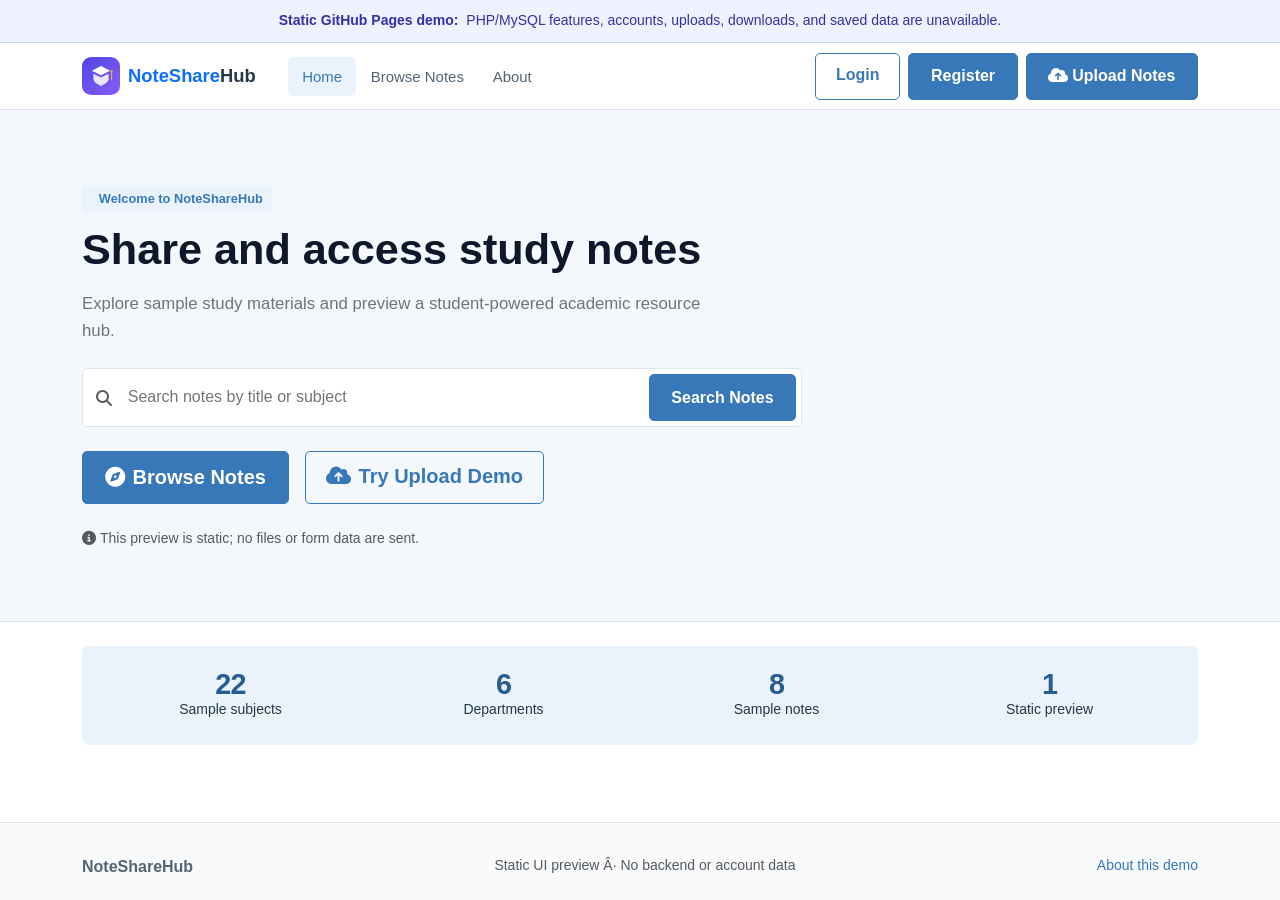
<file: docs/index.html>
<!doctype html>
<html lang="en">
<head>
  <meta charset="utf-8">
  <meta name="viewport" content="width=device-width, initial-scale=1">
  <meta name="description" content="A static preview of NoteShareHub, a student notes sharing platform.">
  <title>NoteShareHub | Static Demo</title>
  <link rel="icon" href="assets/img/logo.svg" type="image/svg+xml">
  <link rel="stylesheet" href="https://cdn.jsdelivr.net/npm/bootstrap@5.3.3/dist/css/bootstrap.min.css">
  <link rel="stylesheet" href="https://cdnjs.cloudflare.com/ajax/libs/font-awesome/6.5.1/css/all.min.css">
  <link rel="stylesheet" href="assets/css/style.css">
  <link rel="stylesheet" href="assets/css/demo.css">
</head>
<body class="demo-page home-page">
  <div class="demo-notice"><strong>Static GitHub Pages demo:</strong> PHP/MySQL features, accounts, uploads, downloads, and saved data are unavailable.</div>
  <nav class="navbar navbar-expand-lg navbar-custom">
    <div class="container">
      <a class="navbar-brand" href="index.html"><img src="assets/img/logo.svg" alt=""><span><span class="text-primary">NoteShare</span>Hub</span></a>
      <button class="navbar-toggler" type="button" data-bs-toggle="collapse" data-bs-target="#siteNav" aria-controls="siteNav" aria-expanded="false" aria-label="Toggle navigation"><i class="fa-solid fa-bars"></i></button>
      <div class="collapse navbar-collapse" id="siteNav">
        <ul class="navbar-nav me-auto ms-lg-3">
          <li class="nav-item"><a class="nav-link active" aria-current="page" href="index.html">Home</a></li>
          <li class="nav-item"><a class="nav-link" href="browse.html">Browse Notes</a></li>
          <li class="nav-item"><a class="nav-link" href="about.html">About</a></li>
        </ul>
        <div class="d-flex flex-wrap gap-2 mt-3 mt-lg-0">
          <a class="btn btn-outline-primary" href="login.html">Login</a>
          <a class="btn btn-primary" href="register.html">Register</a>
          <a class="btn btn-primary" href="upload.html"><i class="fa-solid fa-cloud-arrow-up me-1"></i>Upload Notes</a>
        </div>
      </div>
    </div>
  </nav>
  <main>
    <section class="hero-section">
      <div class="container">
        <div class="row align-items-center g-5">
          <div class="col-lg-7 text-center text-lg-start">
            <div class="hero-pill"><i class="fa-solid fa-sparkles text-primary"></i><span>Welcome to NoteShareHub</span></div>
            <h1 class="hero-title mb-3">Share and access study notes</h1>
            <p class="hero-subtitle mb-4 text-secondary">Explore sample study materials and preview a student-powered academic resource hub.</p>
            <form action="browse.html" method="get" class="mb-4">
              <div class="hero-search-wrapper">
                <i class="fa-solid fa-magnifying-glass text-muted ms-2"></i>
                <input type="search" name="q" placeholder="Search notes by title or subject" aria-label="Search notes">
                <button class="btn btn-primary" type="submit">Search Notes</button>
              </div>
            </form>
            <div class="d-flex flex-wrap justify-content-center justify-content-lg-start gap-3">
              <a class="btn btn-primary btn-lg" href="browse.html"><i class="fa-solid fa-compass me-2"></i>Browse Notes</a>
              <a class="btn btn-outline-primary btn-lg" href="upload.html"><i class="fa-solid fa-cloud-arrow-up me-2"></i>Try Upload Demo</a>
            </div>
            <p class="small text-muted mt-4 mb-0"><i class="fa-solid fa-circle-info me-1"></i>This preview is static; no files or form data are sent.</p>
          </div>
          <div class="col-lg-5">
            <article class="card-modern p-4 border-0">
              <div class="d-flex justify-content-between align-items-center border-bottom pb-3 mb-3">
                <span class="small text-muted"><i class="fa-solid fa-file-pdf text-danger me-2"></i>Featured sample note</span>
                <span class="badge bg-primary-subtle text-primary">Sem 4 Â· CSE</span>
              </div>
              <h2 class="h5 fw-bold">Database Management Systems</h2>
              <p class="text-muted small">Relational algebra, SQL, normalization, and ACID properties.</p>
              <div class="p-3 bg-light rounded-3 small">
                <div class="d-flex justify-content-between"><span>Subject code</span><strong>CS8492</strong></div>
                <div class="d-flex justify-content-between mt-2"><span>Format</span><strong>PDF sample</strong></div>
              </div>
              <a class="btn btn-outline-primary btn-sm mt-3 w-100" href="browse.html">Browse sample notes</a>
            </article>
          </div>
        </div>
      </div>
    </section>
    <section class="container py-4">
      <div class="stats-banner">
        <div class="row g-4 text-center">
          <div class="col-6 col-md-3"><div class="stat-counter-number">22</div><div class="small">Sample subjects</div></div>
          <div class="col-6 col-md-3"><div class="stat-counter-number">6</div><div class="small">Departments</div></div>
          <div class="col-6 col-md-3"><div class="stat-counter-number">8</div><div class="small">Sample notes</div></div>
          <div class="col-6 col-md-3"><div class="stat-counter-number">1</div><div class="small">Static preview</div></div>
        </div>
      </div>
    </section>
    <section class="container py-5">
      <div class="row g-4">
        <div class="col-md-4"><article class="card-modern p-4 h-100"><i class="feature-icon fa-solid fa-magnifying-glass mb-3"></i><h2 class="h5">Browse resources</h2><p class="text-muted mb-0">Search sample note cards by title, topic, or department.</p></article></div>
        <div class="col-md-4"><article class="card-modern p-4 h-100"><i class="feature-icon fa-solid fa-file-arrow-up mb-3"></i><h2 class="h5">Preview upload flow</h2><p class="text-muted mb-0">Explore the upload interface without sending a file.</p></article></div>
        <div class="col-md-4"><article class="card-modern p-4 h-100"><i class="feature-icon fa-solid fa-code mb-3"></i><h2 class="h5">Full app is separate</h2><p class="text-muted mb-0">The live PHP/MySQL application is not hosted by GitHub Pages.</p></article></div>
      </div>
    </section>
  </main>
  <footer class="site-footer"><div class="container d-flex flex-column flex-md-row justify-content-between gap-2"><span class="fw-bold">NoteShareHub</span><span class="small text-muted">Static UI preview Â· No backend or account data</span><a class="small" href="about.html">About this demo</a></div></footer>
  <script src="https://cdn.jsdelivr.net/npm/bootstrap@5.3.3/dist/js/bootstrap.bundle.min.js"></script>
  <script src="assets/js/demo.js"></script>
</body>
</html>
</file>
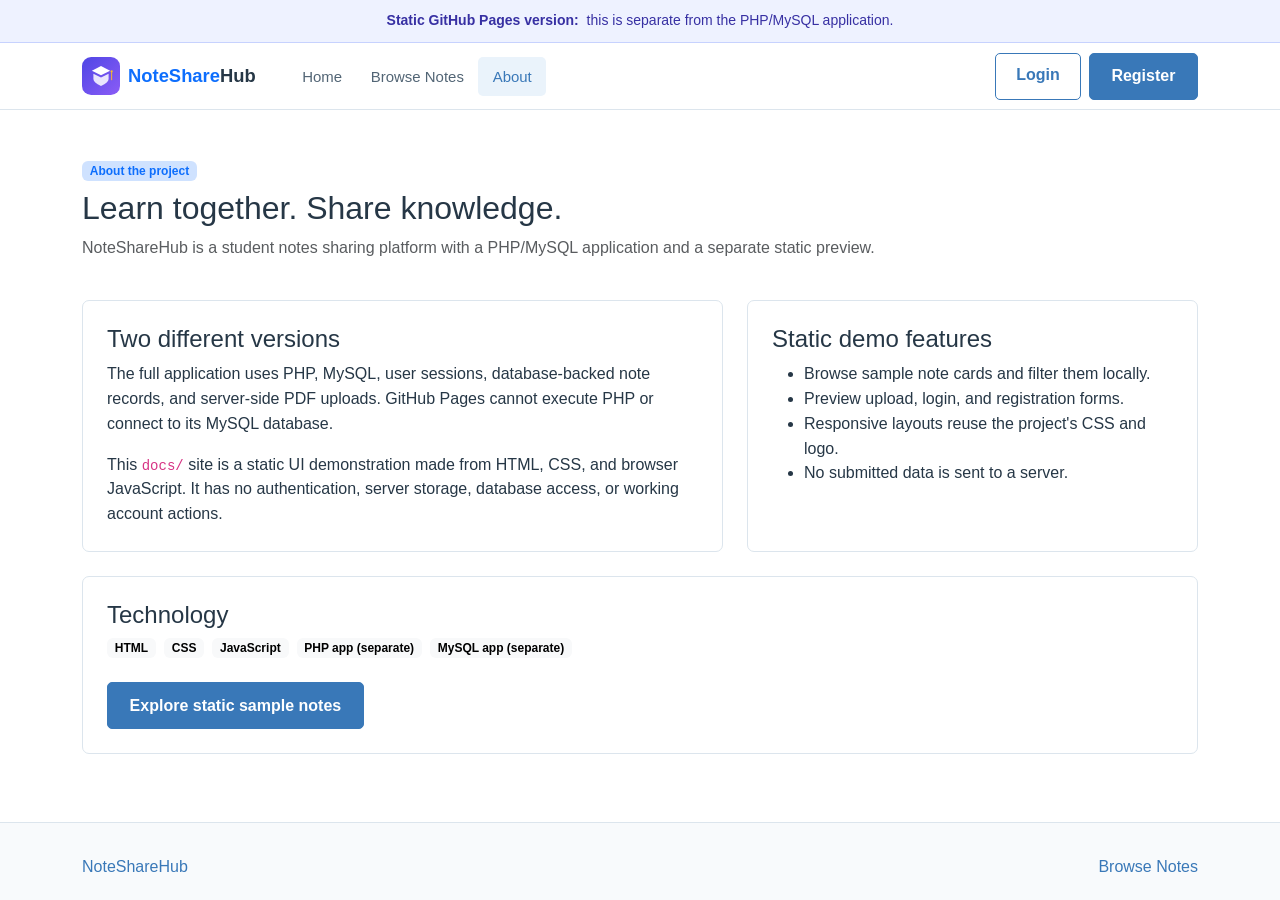
<file: docs/about.html>
<!doctype html>
<html lang="en">
<head>
  <meta charset="utf-8">
  <meta name="viewport" content="width=device-width, initial-scale=1">
  <meta name="description" content="About the NoteShareHub static preview and full PHP/MySQL project.">
  <title>About | NoteShareHub</title>
  <link rel="icon" href="assets/img/logo.svg" type="image/svg+xml">
  <link rel="stylesheet" href="https://cdn.jsdelivr.net/npm/bootstrap@5.3.3/dist/css/bootstrap.min.css">
  <link rel="stylesheet" href="https://cdnjs.cloudflare.com/ajax/libs/font-awesome/6.5.1/css/all.min.css">
  <link rel="stylesheet" href="assets/css/style.css">
  <link rel="stylesheet" href="assets/css/demo.css">
</head>
<body class="demo-page">
  <div class="demo-notice"><strong>Static GitHub Pages version:</strong> this is separate from the PHP/MySQL application.</div>
  <nav class="navbar navbar-expand-lg navbar-custom"><div class="container"><a class="navbar-brand" href="index.html"><img src="assets/img/logo.svg" alt=""><span><span class="text-primary">NoteShare</span>Hub</span></a><button class="navbar-toggler" type="button" data-bs-toggle="collapse" data-bs-target="#siteNav" aria-controls="siteNav" aria-expanded="false" aria-label="Toggle navigation"><i class="fa-solid fa-bars"></i></button><div class="collapse navbar-collapse" id="siteNav"><ul class="navbar-nav me-auto ms-lg-3"><li class="nav-item"><a class="nav-link" href="index.html">Home</a></li><li class="nav-item"><a class="nav-link" href="browse.html">Browse Notes</a></li><li class="nav-item"><a class="nav-link active" aria-current="page" href="about.html">About</a></li></ul><div class="d-flex gap-2 mt-3 mt-lg-0"><a class="btn btn-outline-primary" href="login.html">Login</a><a class="btn btn-primary" href="register.html">Register</a></div></div></div></nav>
  <main class="container">
    <header class="page-intro"><span class="badge bg-primary-subtle text-primary mb-2">About the project</span><h1 class="h2">Learn together. Share knowledge.</h1><p class="text-muted">NoteShareHub is a student notes sharing platform with a PHP/MySQL application and a separate static preview.</p></header>
    <section class="row g-4">
      <div class="col-lg-7"><article class="card-modern p-4 h-100"><h2 class="h4">Two different versions</h2><p>The full application uses PHP, MySQL, user sessions, database-backed note records, and server-side PDF uploads. GitHub Pages cannot execute PHP or connect to its MySQL database.</p><p class="mb-0">This <code>docs/</code> site is a static UI demonstration made from HTML, CSS, and browser JavaScript. It has no authentication, server storage, database access, or working account actions.</p></article></div>
      <div class="col-lg-5"><article class="card-modern p-4 h-100"><h2 class="h4">Static demo features</h2><ul class="mb-0"><li>Browse sample note cards and filter them locally.</li><li>Preview upload, login, and registration forms.</li><li>Responsive layouts reuse the project's CSS and logo.</li><li>No submitted data is sent to a server.</li></ul></article></div>
      <div class="col-12"><article class="card-modern p-4"><h2 class="h4">Technology</h2><div class="d-flex flex-wrap gap-2"><span class="badge text-bg-light">HTML</span><span class="badge text-bg-light">CSS</span><span class="badge text-bg-light">JavaScript</span><span class="badge text-bg-light">PHP app (separate)</span><span class="badge text-bg-light">MySQL app (separate)</span></div><a class="btn btn-primary mt-4" href="browse.html">Explore static sample notes</a></article></div>
    </section>
  </main>
  <footer class="site-footer"><div class="container d-flex justify-content-between flex-wrap gap-2"><a href="index.html">NoteShareHub</a><a href="browse.html">Browse Notes</a></div></footer>
  <script src="https://cdn.jsdelivr.net/npm/bootstrap@5.3.3/dist/js/bootstrap.bundle.min.js"></script><script src="assets/js/demo.js"></script>
</body>
</html>
</file>
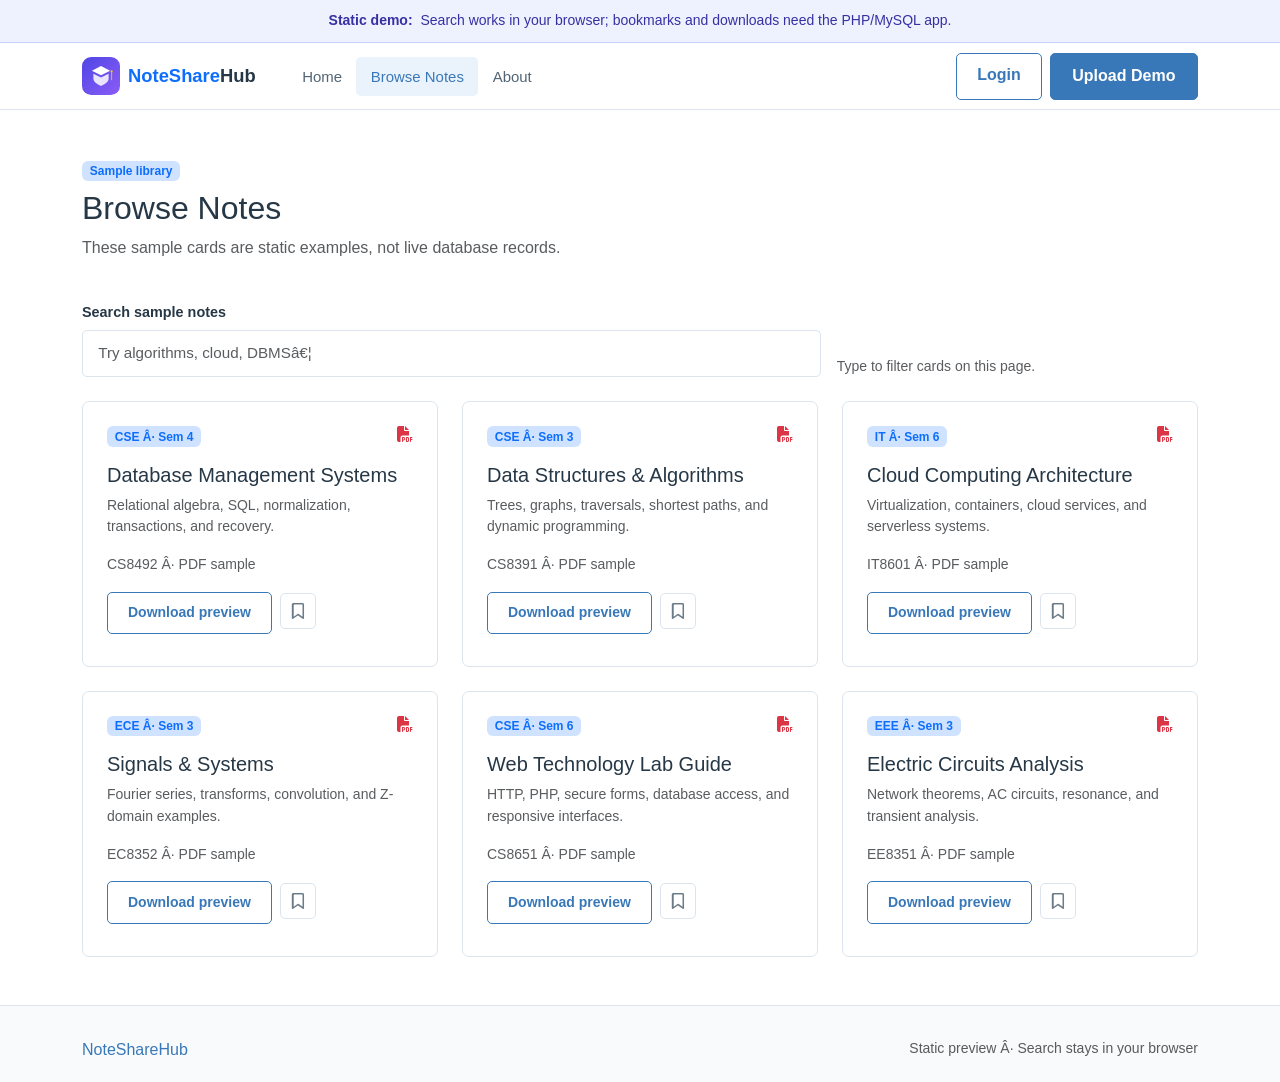
<file: docs/browse.html>
<!doctype html>
<html lang="en">
<head>
  <meta charset="utf-8">
  <meta name="viewport" content="width=device-width, initial-scale=1">
  <meta name="description" content="Browse static sample notes in the NoteShareHub preview.">
  <title>Browse Notes | NoteShareHub</title>
  <link rel="icon" href="assets/img/logo.svg" type="image/svg+xml">
  <link rel="stylesheet" href="https://cdn.jsdelivr.net/npm/bootstrap@5.3.3/dist/css/bootstrap.min.css">
  <link rel="stylesheet" href="https://cdnjs.cloudflare.com/ajax/libs/font-awesome/6.5.1/css/all.min.css">
  <link rel="stylesheet" href="assets/css/style.css">
  <link rel="stylesheet" href="assets/css/demo.css">
</head>
<body class="demo-page">
  <div class="demo-notice"><strong>Static demo:</strong> Search works in your browser; bookmarks and downloads need the PHP/MySQL app.</div>
  <nav class="navbar navbar-expand-lg navbar-custom"><div class="container">
    <a class="navbar-brand" href="index.html"><img src="assets/img/logo.svg" alt=""><span><span class="text-primary">NoteShare</span>Hub</span></a>
    <button class="navbar-toggler" type="button" data-bs-toggle="collapse" data-bs-target="#siteNav" aria-controls="siteNav" aria-expanded="false" aria-label="Toggle navigation"><i class="fa-solid fa-bars"></i></button>
    <div class="collapse navbar-collapse" id="siteNav"><ul class="navbar-nav me-auto ms-lg-3">
      <li class="nav-item"><a class="nav-link" href="index.html">Home</a></li><li class="nav-item"><a class="nav-link active" aria-current="page" href="browse.html">Browse Notes</a></li><li class="nav-item"><a class="nav-link" href="about.html">About</a></li>
    </ul><div class="d-flex gap-2 mt-3 mt-lg-0"><a class="btn btn-outline-primary" href="login.html">Login</a><a class="btn btn-primary" href="upload.html">Upload Demo</a></div></div>
  </div></nav>
  <main class="container">
    <header class="page-intro"><span class="badge bg-primary-subtle text-primary mb-2">Sample library</span><h1 class="h2">Browse Notes</h1><p class="text-muted">These sample cards are static examples, not live database records.</p></header>
    <div class="row g-3 mb-4">
      <div class="col-md-8"><label class="form-label" for="noteSearch">Search sample notes</label><input id="noteSearch" class="form-control" type="search" placeholder="Try algorithms, cloud, DBMSâ€¦" data-note-search></div>
      <div class="col-md-4 d-flex align-items-end"><span class="small text-muted">Type to filter cards on this page.</span></div>
    </div>
    <div class="row g-4">
      <div class="col-md-6 col-lg-4" data-note-card><article class="card-modern p-4 h-100">
        <div class="d-flex justify-content-between"><span class="badge bg-primary-subtle text-primary">CSE Â· Sem 4</span><i class="fa-solid fa-file-pdf text-danger"></i></div><h2 class="h5 mt-3">Database Management Systems</h2><p class="text-muted small">Relational algebra, SQL, normalization, transactions, and recovery.</p><div class="small text-muted mb-3">CS8492 Â· PDF sample</div><button class="btn btn-outline-primary btn-sm" type="button" data-demo-action="download">Download preview</button><button class="bookmark-btn ms-2" type="button" aria-label="Bookmark sample" data-demo-action="bookmark"><i class="fa-regular fa-bookmark"></i></button><p class="small text-muted mt-2 mb-0" data-action-result aria-live="polite"></p>
      </article></div>
      <div class="col-md-6 col-lg-4" data-note-card><article class="card-modern p-4 h-100">
        <div class="d-flex justify-content-between"><span class="badge bg-primary-subtle text-primary">CSE Â· Sem 3</span><i class="fa-solid fa-file-pdf text-danger"></i></div><h2 class="h5 mt-3">Data Structures &amp; Algorithms</h2><p class="text-muted small">Trees, graphs, traversals, shortest paths, and dynamic programming.</p><div class="small text-muted mb-3">CS8391 Â· PDF sample</div><button class="btn btn-outline-primary btn-sm" type="button" data-demo-action="download">Download preview</button><button class="bookmark-btn ms-2" type="button" aria-label="Bookmark sample" data-demo-action="bookmark"><i class="fa-regular fa-bookmark"></i></button><p class="small text-muted mt-2 mb-0" data-action-result aria-live="polite"></p>
      </article></div>
      <div class="col-md-6 col-lg-4" data-note-card><article class="card-modern p-4 h-100">
        <div class="d-flex justify-content-between"><span class="badge bg-primary-subtle text-primary">IT Â· Sem 6</span><i class="fa-solid fa-file-pdf text-danger"></i></div><h2 class="h5 mt-3">Cloud Computing Architecture</h2><p class="text-muted small">Virtualization, containers, cloud services, and serverless systems.</p><div class="small text-muted mb-3">IT8601 Â· PDF sample</div><button class="btn btn-outline-primary btn-sm" type="button" data-demo-action="download">Download preview</button><button class="bookmark-btn ms-2" type="button" aria-label="Bookmark sample" data-demo-action="bookmark"><i class="fa-regular fa-bookmark"></i></button><p class="small text-muted mt-2 mb-0" data-action-result aria-live="polite"></p>
      </article></div>
      <div class="col-md-6 col-lg-4" data-note-card><article class="card-modern p-4 h-100">
        <div class="d-flex justify-content-between"><span class="badge bg-primary-subtle text-primary">ECE Â· Sem 3</span><i class="fa-solid fa-file-pdf text-danger"></i></div><h2 class="h5 mt-3">Signals &amp; Systems</h2><p class="text-muted small">Fourier series, transforms, convolution, and Z-domain examples.</p><div class="small text-muted mb-3">EC8352 Â· PDF sample</div><button class="btn btn-outline-primary btn-sm" type="button" data-demo-action="download">Download preview</button><button class="bookmark-btn ms-2" type="button" aria-label="Bookmark sample" data-demo-action="bookmark"><i class="fa-regular fa-bookmark"></i></button><p class="small text-muted mt-2 mb-0" data-action-result aria-live="polite"></p>
      </article></div>
      <div class="col-md-6 col-lg-4" data-note-card><article class="card-modern p-4 h-100">
        <div class="d-flex justify-content-between"><span class="badge bg-primary-subtle text-primary">CSE Â· Sem 6</span><i class="fa-solid fa-file-pdf text-danger"></i></div><h2 class="h5 mt-3">Web Technology Lab Guide</h2><p class="text-muted small">HTTP, PHP, secure forms, database access, and responsive interfaces.</p><div class="small text-muted mb-3">CS8651 Â· PDF sample</div><button class="btn btn-outline-primary btn-sm" type="button" data-demo-action="download">Download preview</button><button class="bookmark-btn ms-2" type="button" aria-label="Bookmark sample" data-demo-action="bookmark"><i class="fa-regular fa-bookmark"></i></button><p class="small text-muted mt-2 mb-0" data-action-result aria-live="polite"></p>
      </article></div>
      <div class="col-md-6 col-lg-4" data-note-card><article class="card-modern p-4 h-100">
        <div class="d-flex justify-content-between"><span class="badge bg-primary-subtle text-primary">EEE Â· Sem 3</span><i class="fa-solid fa-file-pdf text-danger"></i></div><h2 class="h5 mt-3">Electric Circuits Analysis</h2><p class="text-muted small">Network theorems, AC circuits, resonance, and transient analysis.</p><div class="small text-muted mb-3">EE8351 Â· PDF sample</div><button class="btn btn-outline-primary btn-sm" type="button" data-demo-action="download">Download preview</button><button class="bookmark-btn ms-2" type="button" aria-label="Bookmark sample" data-demo-action="bookmark"><i class="fa-regular fa-bookmark"></i></button><p class="small text-muted mt-2 mb-0" data-action-result aria-live="polite"></p>
      </article></div>
    </div>
    <p class="text-muted small mt-4" id="noResults" hidden>No matching sample cards. Try another search.</p>
  </main>
  <footer class="site-footer"><div class="container d-flex justify-content-between flex-wrap gap-2"><a href="index.html">NoteShareHub</a><span class="small text-muted">Static preview Â· Search stays in your browser</span></div></footer>
  <script src="https://cdn.jsdelivr.net/npm/bootstrap@5.3.3/dist/js/bootstrap.bundle.min.js"></script><script src="assets/js/demo.js"></script>
</body>
</html>
</file>
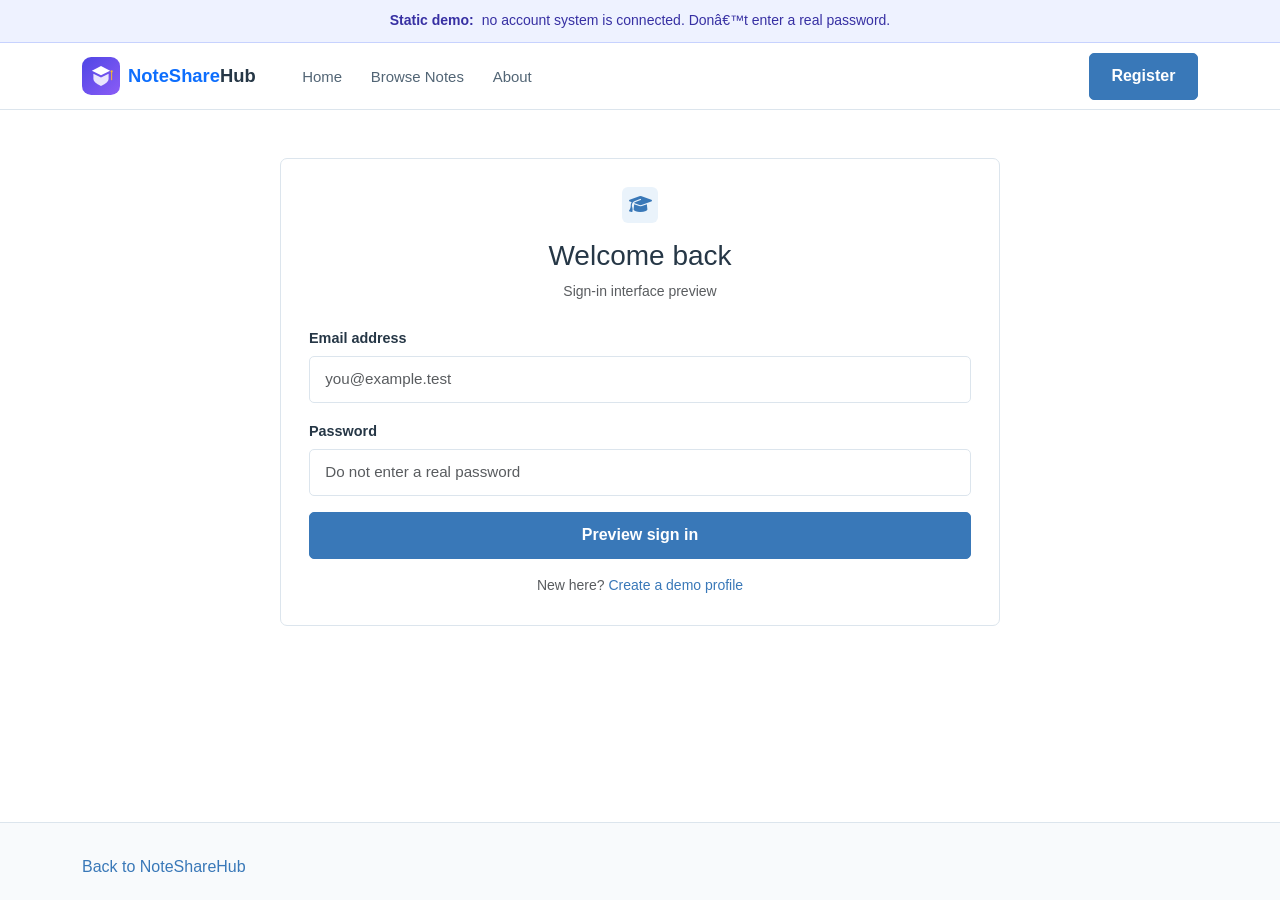
<file: docs/login.html>
<!doctype html>
<html lang="en">
<head>
  <meta charset="utf-8">
  <meta name="viewport" content="width=device-width, initial-scale=1">
  <meta name="description" content="Static login interface preview for NoteShareHub.">
  <title>Login | NoteShareHub</title>
  <link rel="icon" href="assets/img/logo.svg" type="image/svg+xml">
  <link rel="stylesheet" href="https://cdn.jsdelivr.net/npm/bootstrap@5.3.3/dist/css/bootstrap.min.css">
  <link rel="stylesheet" href="https://cdnjs.cloudflare.com/ajax/libs/font-awesome/6.5.1/css/all.min.css">
  <link rel="stylesheet" href="assets/css/style.css">
  <link rel="stylesheet" href="assets/css/demo.css">
</head>
<body class="demo-page">
  <div class="demo-notice"><strong>Static demo:</strong> no account system is connected. Donâ€™t enter a real password.</div>
  <nav class="navbar navbar-expand-lg navbar-custom"><div class="container"><a class="navbar-brand" href="index.html"><img src="assets/img/logo.svg" alt=""><span><span class="text-primary">NoteShare</span>Hub</span></a><button class="navbar-toggler" type="button" data-bs-toggle="collapse" data-bs-target="#siteNav" aria-controls="siteNav" aria-expanded="false" aria-label="Toggle navigation"><i class="fa-solid fa-bars"></i></button><div class="collapse navbar-collapse" id="siteNav"><ul class="navbar-nav me-auto ms-lg-3"><li class="nav-item"><a class="nav-link" href="index.html">Home</a></li><li class="nav-item"><a class="nav-link" href="browse.html">Browse Notes</a></li><li class="nav-item"><a class="nav-link" href="about.html">About</a></li></ul><div class="d-flex gap-2 mt-3 mt-lg-0"><a class="btn btn-primary" href="register.html">Register</a></div></div></div></nav>
  <main class="container py-5">
    <section class="form-card demo-form">
      <div class="text-center mb-4"><div class="brand-icon-box mx-auto mb-3"><i class="fa-solid fa-graduation-cap"></i></div><h1 class="h3">Welcome back</h1><p class="text-muted small">Sign-in interface preview</p></div>
      <form data-demo-form data-demo-message="Static demo only: authentication is unavailable, and no credentials were sent or stored.">
        <div class="mb-3"><label class="form-label" for="email">Email address</label><input class="form-control" type="email" id="email" autocomplete="off" placeholder="you@example.test" required></div>
        <div class="mb-3"><label class="form-label" for="password">Password</label><input class="form-control" type="password" id="password" autocomplete="new-password" placeholder="Do not enter a real password" required></div>
        <button class="btn btn-primary w-100" type="submit">Preview sign in</button>
        <div class="alert alert-info mt-3 demo-result" data-demo-result aria-live="polite" hidden></div>
      </form>
      <p class="text-center small text-muted mt-3 mb-0">New here? <a href="register.html">Create a demo profile</a></p>
    </section>
  </main>
  <footer class="site-footer"><div class="container"><a href="index.html">Back to NoteShareHub</a></div></footer>
  <script src="https://cdn.jsdelivr.net/npm/bootstrap@5.3.3/dist/js/bootstrap.bundle.min.js"></script><script src="assets/js/demo.js"></script>
</body>
</html>
</file>
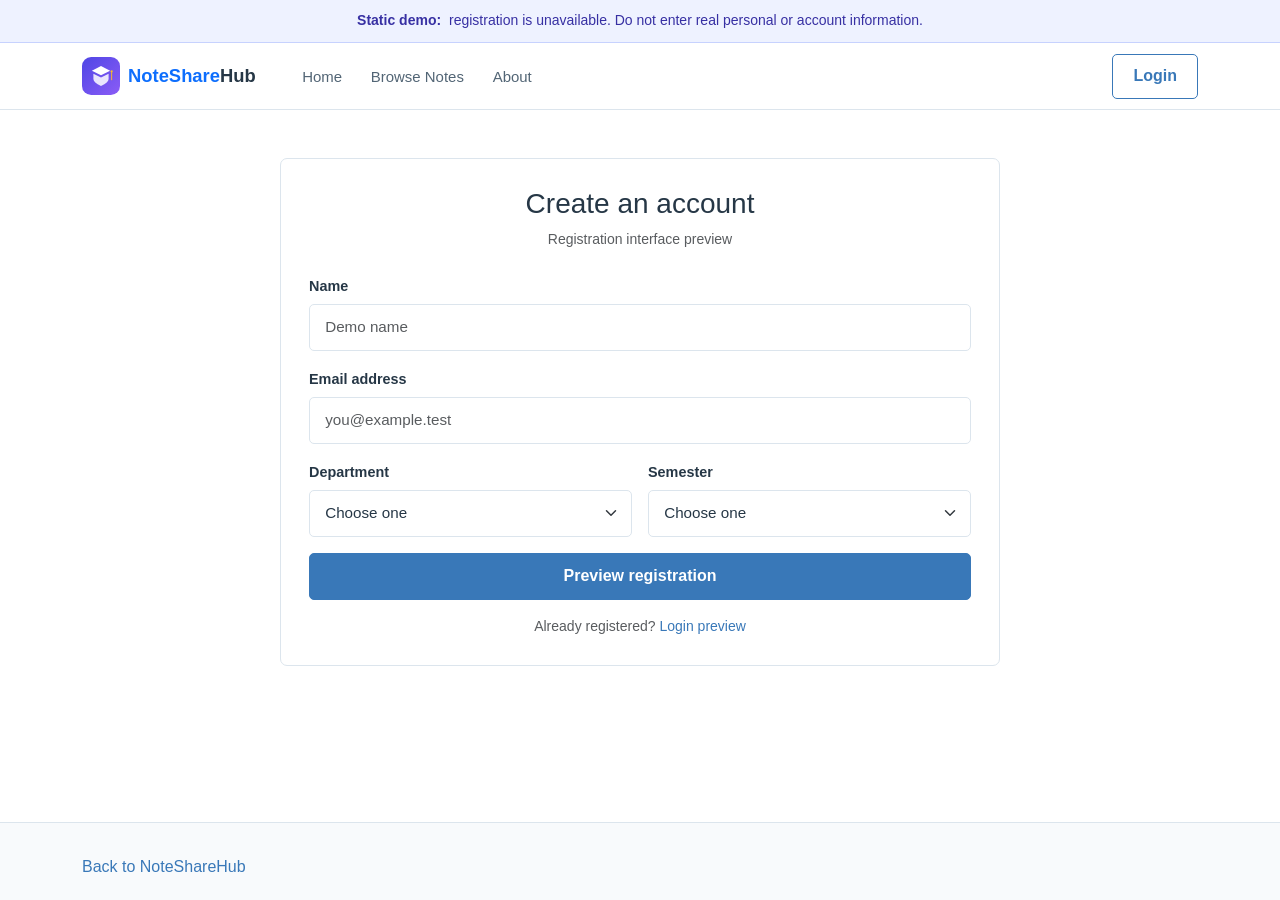
<file: docs/register.html>
<!doctype html>
<html lang="en">
<head>
  <meta charset="utf-8">
  <meta name="viewport" content="width=device-width, initial-scale=1">
  <meta name="description" content="Static registration interface preview for NoteShareHub.">
  <title>Register | NoteShareHub</title>
  <link rel="icon" href="assets/img/logo.svg" type="image/svg+xml">
  <link rel="stylesheet" href="https://cdn.jsdelivr.net/npm/bootstrap@5.3.3/dist/css/bootstrap.min.css">
  <link rel="stylesheet" href="https://cdnjs.cloudflare.com/ajax/libs/font-awesome/6.5.1/css/all.min.css">
  <link rel="stylesheet" href="assets/css/style.css">
  <link rel="stylesheet" href="assets/css/demo.css">
</head>
<body class="demo-page">
  <div class="demo-notice"><strong>Static demo:</strong> registration is unavailable. Do not enter real personal or account information.</div>
  <nav class="navbar navbar-expand-lg navbar-custom"><div class="container"><a class="navbar-brand" href="index.html"><img src="assets/img/logo.svg" alt=""><span><span class="text-primary">NoteShare</span>Hub</span></a><button class="navbar-toggler" type="button" data-bs-toggle="collapse" data-bs-target="#siteNav" aria-controls="siteNav" aria-expanded="false" aria-label="Toggle navigation"><i class="fa-solid fa-bars"></i></button><div class="collapse navbar-collapse" id="siteNav"><ul class="navbar-nav me-auto ms-lg-3"><li class="nav-item"><a class="nav-link" href="index.html">Home</a></li><li class="nav-item"><a class="nav-link" href="browse.html">Browse Notes</a></li><li class="nav-item"><a class="nav-link" href="about.html">About</a></li></ul><div class="d-flex gap-2 mt-3 mt-lg-0"><a class="btn btn-outline-primary" href="login.html">Login</a></div></div></div></nav>
  <main class="container py-5">
    <section class="form-card demo-form"><div class="text-center mb-4"><h1 class="h3">Create an account</h1><p class="text-muted small">Registration interface preview</p></div>
      <form data-demo-form data-demo-message="Static demo only: account creation is unavailable. No form data was sent or saved.">
        <div class="mb-3"><label class="form-label" for="name">Name</label><input class="form-control" id="name" autocomplete="off" placeholder="Demo name" required></div>
        <div class="mb-3"><label class="form-label" for="email">Email address</label><input class="form-control" type="email" id="email" autocomplete="off" placeholder="you@example.test" required></div>
        <div class="row g-3 mb-3"><div class="col-sm-6"><label class="form-label" for="department">Department</label><select class="form-select" id="department" required><option value="">Choose one</option><option>CSE</option><option>IT</option><option>ECE</option><option>EEE</option><option>Mechanical</option><option>Civil</option></select></div><div class="col-sm-6"><label class="form-label" for="semester">Semester</label><select class="form-select" id="semester" required><option value="">Choose one</option><option>1</option><option>2</option><option>3</option><option>4</option><option>5</option><option>6</option><option>7</option><option>8</option></select></div></div>
        <button class="btn btn-primary w-100" type="submit">Preview registration</button><div class="alert alert-info mt-3 demo-result" data-demo-result aria-live="polite" hidden></div>
      </form><p class="text-center small text-muted mt-3 mb-0">Already registered? <a href="login.html">Login preview</a></p>
    </section>
  </main>
  <footer class="site-footer"><div class="container"><a href="index.html">Back to NoteShareHub</a></div></footer>
  <script src="https://cdn.jsdelivr.net/npm/bootstrap@5.3.3/dist/js/bootstrap.bundle.min.js"></script><script src="assets/js/demo.js"></script>
</body>
</html>
</file>
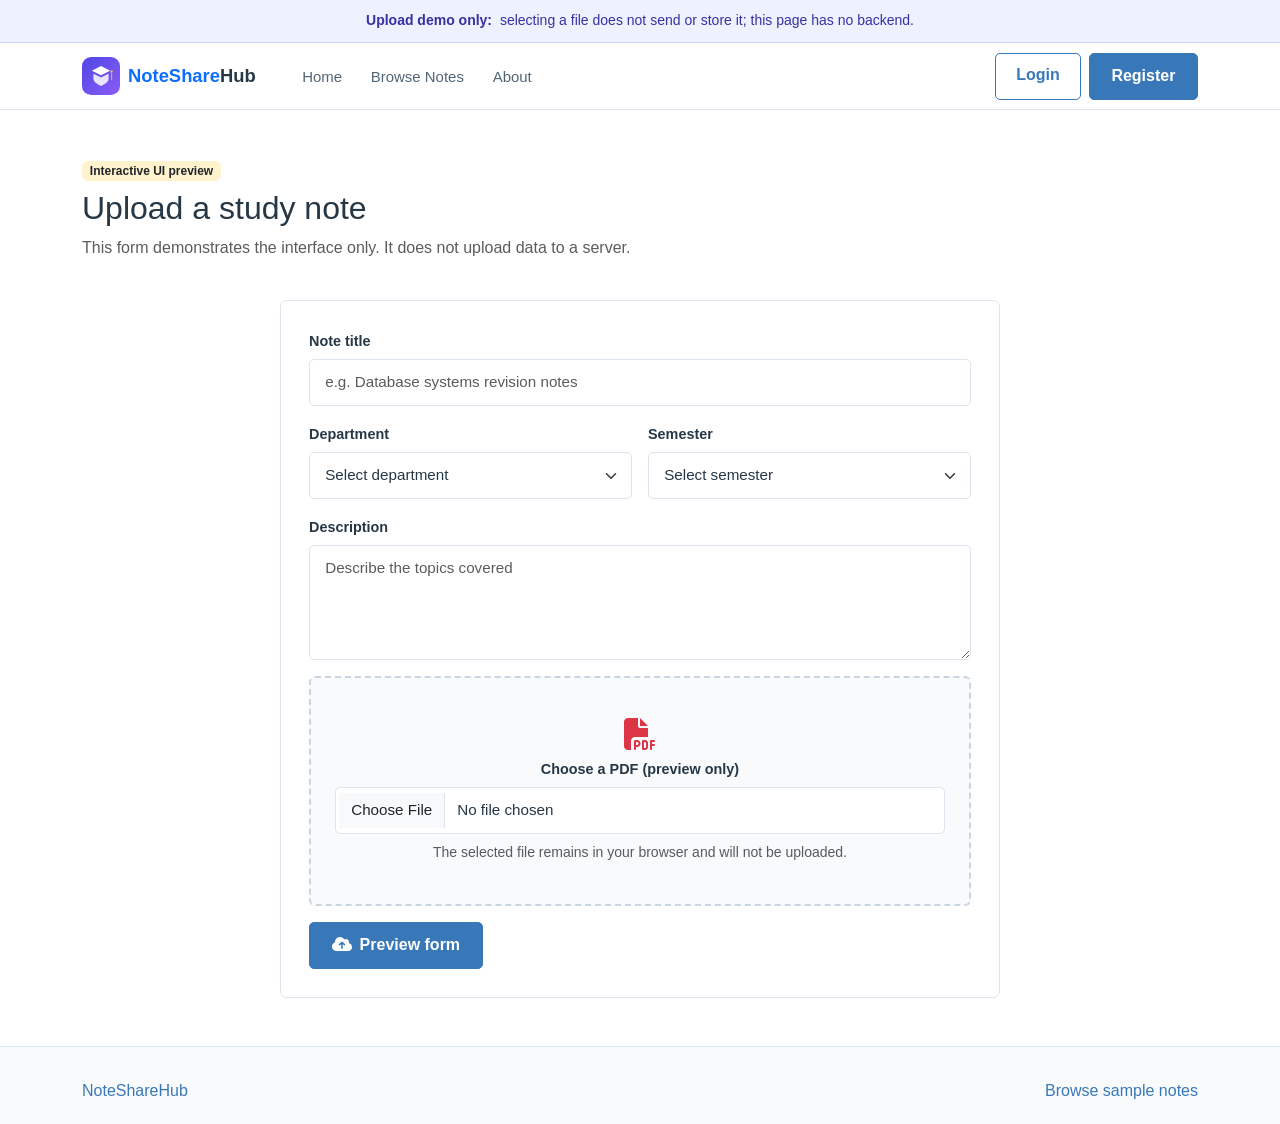
<file: docs/upload.html>
<!doctype html>
<html lang="en">
<head>
  <meta charset="utf-8">
  <meta name="viewport" content="width=device-width, initial-scale=1">
  <meta name="description" content="Preview the NoteShareHub note upload form.">
  <title>Upload Notes | NoteShareHub</title>
  <link rel="icon" href="assets/img/logo.svg" type="image/svg+xml">
  <link rel="stylesheet" href="https://cdn.jsdelivr.net/npm/bootstrap@5.3.3/dist/css/bootstrap.min.css">
  <link rel="stylesheet" href="https://cdnjs.cloudflare.com/ajax/libs/font-awesome/6.5.1/css/all.min.css">
  <link rel="stylesheet" href="assets/css/style.css">
  <link rel="stylesheet" href="assets/css/demo.css">
</head>
<body class="demo-page">
  <div class="demo-notice"><strong>Upload demo only:</strong> selecting a file does not send or store it; this page has no backend.</div>
  <nav class="navbar navbar-expand-lg navbar-custom"><div class="container"><a class="navbar-brand" href="index.html"><img src="assets/img/logo.svg" alt=""><span><span class="text-primary">NoteShare</span>Hub</span></a><button class="navbar-toggler" type="button" data-bs-toggle="collapse" data-bs-target="#siteNav" aria-controls="siteNav" aria-expanded="false" aria-label="Toggle navigation"><i class="fa-solid fa-bars"></i></button><div class="collapse navbar-collapse" id="siteNav"><ul class="navbar-nav me-auto ms-lg-3"><li class="nav-item"><a class="nav-link" href="index.html">Home</a></li><li class="nav-item"><a class="nav-link" href="browse.html">Browse Notes</a></li><li class="nav-item"><a class="nav-link" href="about.html">About</a></li></ul><div class="d-flex gap-2 mt-3 mt-lg-0"><a class="btn btn-outline-primary" href="login.html">Login</a><a class="btn btn-primary" href="register.html">Register</a></div></div></div></nav>
  <main class="container">
    <header class="page-intro"><span class="badge bg-warning-subtle text-dark mb-2">Interactive UI preview</span><h1 class="h2">Upload a study note</h1><p class="text-muted">This form demonstrates the interface only. It does not upload data to a server.</p></header>
    <section class="form-card demo-form">
      <form data-demo-form data-demo-message="This is a static preview. No file or form data was sent or saved.">
        <div class="mb-3"><label class="form-label" for="noteTitle">Note title</label><input class="form-control" id="noteTitle" name="title" placeholder="e.g. Database systems revision notes" required maxlength="120"></div>
        <div class="row g-3 mb-3"><div class="col-md-6"><label class="form-label" for="department">Department</label><select class="form-select" id="department" required><option value="">Select department</option><option>CSE</option><option>IT</option><option>ECE</option><option>EEE</option><option>Mechanical</option><option>Civil</option></select></div><div class="col-md-6"><label class="form-label" for="semester">Semester</label><select class="form-select" id="semester" required><option value="">Select semester</option><option>1</option><option>2</option><option>3</option><option>4</option><option>5</option><option>6</option><option>7</option><option>8</option></select></div></div>
        <div class="mb-3"><label class="form-label" for="description">Description</label><textarea class="form-control" id="description" rows="4" placeholder="Describe the topics covered" required></textarea></div>
        <div class="file-dropzone mb-3"><i class="fa-solid fa-file-pdf fa-2x text-danger mb-2"></i><label class="form-label d-block" for="noteFile">Choose a PDF (preview only)</label><input class="form-control" id="noteFile" type="file" accept=".pdf,application/pdf"><span class="small text-muted d-block mt-2">The selected file remains in your browser and will not be uploaded.</span></div>
        <button class="btn btn-primary" type="submit"><i class="fa-solid fa-cloud-arrow-up me-2"></i>Preview form</button>
        <div class="alert alert-info mt-3 demo-result" data-demo-result aria-live="polite" hidden></div>
      </form>
    </section>
  </main>
  <footer class="site-footer"><div class="container d-flex justify-content-between flex-wrap gap-2"><a href="index.html">NoteShareHub</a><a href="browse.html">Browse sample notes</a></div></footer>
  <script src="https://cdn.jsdelivr.net/npm/bootstrap@5.3.3/dist/js/bootstrap.bundle.min.js"></script><script src="assets/js/demo.js"></script>
</body>
</html>
</file>
<file: docs/assets/css/style.css>
/**
 * Student Notes Sharing Platform
 * Modern SaaS Educational Design System
 */

:root {
  --primary: #4f46e5;
  --primary-light: #6366f1;
  --primary-dark: #3730a3;
  --primary-subtle: #eef2ff;
  --secondary: #8b5cf6;
  --secondary-subtle: #f5f3ff;
  --accent: #06b6d4;
  --success: #10b981;
  --success-subtle: #ecfdf5;
  --warning: #f59e0b;
  --warning-subtle: #fffbeb;
  --danger: #ef4444;
  --danger-subtle: #fef2f2;

  --bg-main: #f8fafc;
  --bg-card: #ffffff;
  --border-color: #e2e8f0;
  --border-hover: #cbd5e1;

  --text-primary: #0f172a;
  --text-secondary: #475569;
  --text-muted: #64748b;
  --text-light: #94a3b8;

  --radius-sm: 8px;
  --radius-md: 12px;
  --radius-lg: 16px;
  --radius-xl: 24px;

  --shadow-sm: 0 1px 2px 0 rgba(0, 0, 0, 0.05);
  --shadow-md: 0 4px 6px -1px rgba(0, 0, 0, 0.07), 0 2px 4px -2px rgba(0, 0, 0, 0.05);
  --shadow-lg: 0 10px 15px -3px rgba(0, 0, 0, 0.08), 0 4px 6px -4px rgba(0, 0, 0, 0.04);
  --shadow-hover: 0 20px 25px -5px rgba(79, 70, 229, 0.12), 0 8px 10px -6px rgba(0, 0, 0, 0.04);
  --transition: all 0.25s cubic-bezier(0.4, 0, 0.2, 1);
}

/* Base & Typography */
body {
  background-color: var(--bg-main);
  color: var(--text-primary);
  font-family: 'Plus Jakarta Sans', system-ui, -apple-system, sans-serif;
  line-height: 1.6;
  -webkit-font-smoothing: antialiased;
  min-height: 100vh;
  display: flex;
  flex-direction: column;
}

main {
  flex: 1 0 auto;
}

h1, h2, h3, h4, h5, h6 {
  color: var(--text-primary);
  font-weight: 700;
  letter-spacing: -0.025em;
}

a {
  color: var(--primary);
  text-decoration: none;
  transition: var(--transition);
}

a:hover {
  color: var(--primary-dark);
}

/* Modern Navbar */
.navbar-custom {
  background: rgba(255, 255, 255, 0.95);
  backdrop-filter: blur(12px);
  -webkit-backdrop-filter: blur(12px);
  border-bottom: 1px solid var(--border-color);
  padding: 0.85rem 0;
  position: sticky;
  top: 0;
  z-index: 1020;
}

.navbar-brand {
  display: flex;
  align-items: center;
  gap: 0.65rem;
  font-weight: 800;
  font-size: 1.25rem;
  color: var(--text-primary) !important;
}

.brand-icon-box {
  width: 40px;
  height: 40px;
  border-radius: 10px;
  background: linear-gradient(135deg, var(--primary) 0%, var(--secondary) 100%);
  color: #fff;
  display: flex;
  align-items: center;
  justify-content: center;
  font-size: 1.15rem;
  box-shadow: 0 4px 10px rgba(79, 70, 229, 0.3);
}

.nav-link {
  font-weight: 600;
  font-size: 0.935rem;
  color: var(--text-secondary) !important;
  padding: 0.5rem 0.9rem !important;
  border-radius: var(--radius-sm);
  transition: var(--transition);
}

.nav-link:hover, .nav-link.active {
  color: var(--primary) !important;
  background-color: var(--primary-subtle);
}

/* Custom Buttons */
.btn-primary {
  background: linear-gradient(135deg, var(--primary) 0%, #6366f1 100%);
  border: none;
  color: #ffffff;
  font-weight: 600;
  border-radius: 10px;
  padding: 0.65rem 1.35rem;
  box-shadow: 0 4px 12px rgba(79, 70, 229, 0.25);
  transition: var(--transition);
}

.btn-primary:hover, .btn-primary:focus {
  background: linear-gradient(135deg, var(--primary-dark) 0%, var(--primary) 100%);
  box-shadow: 0 6px 18px rgba(79, 70, 229, 0.35);
  transform: translateY(-1px);
  color: #ffffff;
}

.btn-outline-primary {
  color: var(--primary);
  border: 1.5px solid var(--primary);
  font-weight: 600;
  border-radius: 10px;
  padding: 0.6rem 1.25rem;
  background: transparent;
  transition: var(--transition);
}

.btn-outline-primary:hover {
  background: var(--primary-subtle);
  border-color: var(--primary);
  color: var(--primary-dark);
  transform: translateY(-1px);
}

.btn-subtle {
  background: var(--primary-subtle);
  color: var(--primary);
  border: none;
  font-weight: 600;
  border-radius: 10px;
  padding: 0.5rem 1rem;
  transition: var(--transition);
}

.btn-subtle:hover {
  background: #e0e7ff;
  color: var(--primary-dark);
}

/* Hero Section */
.hero-section {
  padding: 5rem 0 4.5rem;
  position: relative;
  overflow: hidden;
  background: radial-gradient(100% 100% at 50% 0%, #f1f5f9 0%, #f8fafc 100%);
  border-bottom: 1px solid var(--border-color);
}

.hero-pill {
  display: inline-flex;
  align-items: center;
  gap: 0.5rem;
  background: var(--primary-subtle);
  color: var(--primary);
  font-size: 0.85rem;
  font-weight: 700;
  padding: 0.35rem 0.9rem;
  border-radius: 9999px;
  margin-bottom: 1.25rem;
  border: 1px solid rgba(79, 70, 229, 0.15);
}

.hero-title {
  font-size: 3.25rem;
  font-weight: 800;
  line-height: 1.15;
  color: #0f172a;
  letter-spacing: -0.03em;
}

.text-gradient {
  background: linear-gradient(135deg, var(--primary) 0%, var(--secondary) 100%);
  -webkit-background-clip: text;
  -webkit-text-fill-color: transparent;
}

.hero-subtitle {
  font-size: 1.2rem;
  color: var(--text-secondary);
  line-height: 1.6;
}

/* Live Search Hero Box */
.hero-search-wrapper {
  background: #ffffff;
  padding: 0.5rem 0.6rem;
  border-radius: 14px;
  box-shadow: 0 12px 30px -5px rgba(0, 0, 0, 0.08), 0 4px 6px -2px rgba(0, 0, 0, 0.04);
  border: 1.5px solid var(--border-color);
  display: flex;
  align-items: center;
  transition: var(--transition);
}

.hero-search-wrapper:focus-within {
  border-color: var(--primary-light);
  box-shadow: 0 14px 34px -4px rgba(79, 70, 229, 0.15);
}

.hero-search-wrapper input {
  border: none;
  outline: none;
  font-size: 1.05rem;
  padding: 0.6rem 1rem;
  width: 100%;
}

/* Feature Cards & Glassmorphism Cards */
.card-modern {
  background: var(--bg-card);
  border: 1px solid var(--border-color);
  border-radius: var(--radius-lg);
  box-shadow: var(--shadow-sm);
  transition: var(--transition);
  overflow: hidden;
  height: 100%;
}

.card-modern:hover {
  border-color: rgba(79, 70, 229, 0.3);
  box-shadow: var(--shadow-hover);
  transform: translateY(-3px);
}

/* Note Card Details */
.note-card {
  display: flex;
  flex-direction: column;
  justify-content: space-between;
  position: relative;
}

.note-card-top {
  padding: 1.5rem 1.5rem 0.5rem;
}

.note-card-footer {
  padding: 1rem 1.5rem 1.25rem;
  border-top: 1px solid var(--border-color);
  background: #fafafa;
  margin-top: auto;
}

.pdf-icon-badge {
  width: 44px;
  height: 44px;
  border-radius: 10px;
  background: #fee2e2;
  color: #dc2626;
  display: flex;
  align-items: center;
  justify-content: center;
  font-size: 1.35rem;
}

.badge-tag {
  font-size: 0.75rem;
  font-weight: 700;
  text-transform: uppercase;
  letter-spacing: 0.04em;
  padding: 0.35rem 0.65rem;
  border-radius: 6px;
}

.badge-dept {
  background: var(--primary-subtle);
  color: var(--primary);
}

.badge-sem {
  background: #f1f5f9;
  color: #475569;
}

.bookmark-btn {
  background: transparent;
  border: 1px solid var(--border-color);
  color: var(--text-muted);
  width: 36px;
  height: 36px;
  border-radius: 8px;
  display: inline-flex;
  align-items: center;
  justify-content: center;
  transition: var(--transition);
  cursor: pointer;
}

.bookmark-btn:hover {
  background: var(--danger-subtle);
  border-color: #fca5a5;
  color: var(--danger);
}

.bookmark-btn.active {
  background: var(--danger-subtle);
  border-color: #fca5a5;
  color: var(--danger);
}

/* Stats Counter Section */
.stats-banner {
  background: linear-gradient(135deg, #1e1b4b 0%, #312e81 50%, #4338ca 100%);
  color: white;
  border-radius: var(--radius-xl);
  padding: 3.5rem 2.5rem;
  position: relative;
  overflow: hidden;
  box-shadow: 0 20px 25px -5px rgba(30, 27, 75, 0.25);
}

.stat-counter-number {
  font-size: 2.75rem;
  font-weight: 800;
  letter-spacing: -0.03em;
  line-height: 1;
}

/* Form Styles */
.form-card {
  background: #ffffff;
  border-radius: var(--radius-xl);
  border: 1px solid var(--border-color);
  box-shadow: var(--shadow-md);
  padding: 2.5rem;
}

.form-label {
  font-weight: 600;
  font-size: 0.9rem;
  color: var(--text-primary);
  margin-bottom: 0.4rem;
}

.form-control, .form-select {
  border: 1.5px solid var(--border-color);
  border-radius: var(--radius-sm);
  padding: 0.7rem 0.95rem;
  font-size: 0.95rem;
  color: var(--text-primary);
  transition: var(--transition);
}

.form-control:focus, .form-select:focus {
  border-color: var(--primary);
  box-shadow: 0 0 0 4px rgba(79, 70, 229, 0.12);
  outline: none;
}

/* Drag & Drop File Upload Area */
.file-dropzone {
  border: 2px dashed #cbd5e1;
  border-radius: var(--radius-md);
  padding: 2.5rem 1.5rem;
  text-align: center;
  background: #f8fafc;
  cursor: pointer;
  transition: var(--transition);
}

.file-dropzone:hover, .file-dropzone.dragover {
  border-color: var(--primary);
  background: var(--primary-subtle);
}

/* Sidebar Dashboard Styles */
.dashboard-sidebar-card {
  background: white;
  border: 1px solid var(--border-color);
  border-radius: var(--radius-lg);
  padding: 1.5rem;
}

.dashboard-user-badge {
  width: 56px;
  height: 56px;
  border-radius: 14px;
  background: linear-gradient(135deg, var(--primary) 0%, var(--secondary) 100%);
  color: white;
  display: flex;
  align-items: center;
  justify-content: center;
  font-weight: 700;
  font-size: 1.4rem;
}

/* Toast Container */
.toast-container {
  position: fixed;
  bottom: 1.5rem;
  right: 1.5rem;
  z-index: 1090;
}

/* Footer */
.site-footer {
  background: #ffffff;
  border-top: 1px solid var(--border-color);
  padding: 4rem 0 2rem;
  margin-top: 5rem;
  color: var(--text-secondary);
}

.footer-heading {
  font-size: 0.95rem;
  font-weight: 700;
  text-transform: uppercase;
  letter-spacing: 0.05em;
  color: var(--text-primary);
  margin-bottom: 1.25rem;
}

.footer-link {
  color: var(--text-muted);
  font-size: 0.925rem;
  display: block;
  margin-bottom: 0.65rem;
  transition: var(--transition);
}

.footer-link:hover {
  color: var(--primary);
  padding-left: 4px;
}

/* Responsive adjust */
@media (max-width: 768px) {
  .hero-title {
    font-size: 2.35rem;
  }
  .form-card {
    padding: 1.5rem;
  }
  .stats-banner {
    padding: 2.5rem 1.5rem;
  }
}

/* Simple college project theme */
:root {
  --primary: #3978b8;
  --primary-light: #5b91c5;
  --primary-dark: #285d91;
  --primary-subtle: #eaf3fb;
  --secondary: #7b75b8;
  --secondary-subtle: #f0eff9;
  --accent: #6b9bc8;
  --bg-main: #ffffff;
  --border-color: #dce5ed;
  --border-hover: #c4d2df;
  --text-primary: #263746;
  --text-secondary: #526575;
  --text-muted: #6b7b88;
  --radius-sm: 5px;
  --radius-md: 7px;
  --radius-lg: 8px;
  --radius-xl: 10px;
  --shadow-sm: none;
  --shadow-md: none;
  --shadow-lg: none;
  --shadow-hover: none;
  --transition: color 0.15s ease, background-color 0.15s ease, border-color 0.15s ease;
}

body {
  background-color: #ffffff;
  color: #263746;
  font-family: Arial, Helvetica, system-ui, sans-serif;
  line-height: 1.55;
}

h1, h2, h3, h4, h5, h6 {
  letter-spacing: normal;
  font-weight: 600;
}

a {
  transition: color 0.15s ease;
}

.navbar-custom {
  position: relative;
  background: #ffffff;
  padding: 0.55rem 0;
  box-shadow: none;
  backdrop-filter: none;
  -webkit-backdrop-filter: none;
}

.navbar-brand {
  gap: 0.5rem;
  font-size: 1.15rem;
  font-weight: 700;
}

.brand-icon-box {
  width: 36px;
  height: 36px;
  border-radius: 6px;
  background: #eaf3fb;
  color: #3978b8;
  box-shadow: none;
}

.nav-link {
  border-radius: 5px;
  font-weight: 500;
}

.btn,
.form-control,
.form-select,
.input-group-text {
  border-radius: 5px;
}

.btn-primary {
  background: #3978b8;
  border: 1px solid #3978b8;
  color: #ffffff;
  font-weight: 600;
  box-shadow: none;
}

.btn-primary:hover,
.btn-primary:focus {
  background: #285d91;
  border-color: #285d91;
  box-shadow: none;
  transform: none;
}

.btn-outline-primary {
  border-width: 1px;
}

.btn-outline-primary:hover {
  transform: none;
}

.hero-section {
  padding: 3rem 0;
  background: #f4f8fc;
  border-bottom: 1px solid var(--border-color);
}

.hero-section .col-lg-5 {
  display: none;
}

.hero-section .col-lg-7 {
  width: 100%;
}

.hero-pill {
  border: 0;
  border-radius: 4px;
  margin-bottom: 0.75rem;
  padding: 0.25rem 0.55rem;
  font-size: 0.8rem;
}

.hero-title {
  max-width: 680px;
  font-size: clamp(2rem, 4vw, 2.7rem);
  font-weight: 700;
  letter-spacing: normal;
}

.text-gradient {
  background: none;
  color: var(--primary);
  -webkit-text-fill-color: currentColor;
}

.hero-subtitle {
  max-width: 650px;
  font-size: 1.05rem;
}

.hero-search-wrapper {
  max-width: 720px;
  border-radius: 5px;
  padding: 0.3rem;
  box-shadow: none;
  border-width: 1px;
}

.hero-search-wrapper:focus-within {
  box-shadow: 0 0 0 2px rgba(57, 120, 184, 0.12);
}

.hero-search-wrapper input {
  min-width: 0;
  font-size: 1rem;
}

.hero-search-wrapper .btn {
  flex: 0 0 auto;
  white-space: nowrap;
}

.card-modern {
  border-radius: 7px;
  box-shadow: none;
  transition: border-color 0.15s ease;
}

.card-modern:hover {
  border-color: #b6ccdf;
  box-shadow: none;
  transform: none;
}

.note-card-top {
  padding: 1.15rem 1.15rem 0.65rem;
}

.note-card-footer {
  padding: 0.75rem 1.15rem;
  background: #fafcfe;
}

.pdf-icon-badge {
  border-radius: 6px;
}

.badge-tag {
  border-radius: 4px;
}

.bookmark-btn {
  border-radius: 5px;
}

.stats-banner {
  padding: 1.5rem;
  border-radius: 7px;
  background: #eaf3fb;
  color: #263746;
  box-shadow: none;
}

.stats-banner .text-light {
  color: #526575 !important;
}

.stat-counter-number {
  color: #285d91;
  font-size: 1.8rem;
}

.form-card,
.dashboard-sidebar-card,
.admin-table-card {
  border-radius: 7px;
  box-shadow: none;
}

.form-card {
  padding: 1.75rem;
}

.form-control,
.form-select {
  border-width: 1px;
}

.form-control:focus,
.form-select:focus {
  box-shadow: 0 0 0 2px rgba(57, 120, 184, 0.12);
}

.file-dropzone {
  border-radius: 6px;
}

.dashboard-user-badge {
  border-radius: 50%;
  background: #eaf3fb;
  color: #285d91;
}

.site-footer {
  margin-top: 2rem;
  padding: 2rem 0 1.25rem;
  background: #f8fafc;
}

.footer-heading {
  margin-bottom: 0.65rem;
  font-size: 0.9rem;
  text-transform: none;
  letter-spacing: normal;
}

.footer-link {
  margin-bottom: 0.35rem;
}

.footer-link:hover {
  padding-left: 0;
}

.home-page main > section:nth-of-type(3),
.home-page main > section:nth-of-type(6),
.home-page main > section:nth-of-type(7) {
  display: none;
}

.table > :not(caption) > * > * {
  padding: 0.7rem 0.85rem;
}

.dropdown-menu,
.accordion-item {
  border-radius: 5px !important;
}

.shadow,
.shadow-sm,
.shadow-lg {
  box-shadow: none !important;
}

@media (max-width: 576px) {
  .hero-section {
    padding: 2.25rem 0;
  }

  .hero-title {
    font-size: 2rem;
  }

  .hero-search-wrapper {
    flex-wrap: wrap;
  }

  .hero-search-wrapper input {
    width: calc(100% - 2.5rem);
  }

  .hero-search-wrapper .btn {
    width: 100%;
    margin-top: 0.35rem;
  }

  .form-card {
    padding: 1.25rem;
  }
}
</file>
<file: docs/assets/css/demo.css>
.demo-notice {
  border-bottom: 1px solid #c7d2fe;
  background: #eef2ff;
  color: #3730a3;
  font-size: 0.875rem;
  padding: 0.65rem 1rem;
  text-align: center;
}

.demo-notice strong {
  margin-right: 0.25rem;
}

.demo-page {
  min-height: 100vh;
}

.demo-page .navbar-brand img {
  height: 38px;
  width: 38px;
}

.demo-page main {
  padding-bottom: 1rem;
}

.demo-page .hero-section {
  padding: 4.5rem 0;
}

.demo-page .page-intro {
  padding: 3rem 0 1.5rem;
}

.demo-page .demo-form {
  max-width: 720px;
  margin-inline: auto;
}

.demo-page .demo-result:empty {
  display: none;
}

.demo-page .site-footer {
  margin-top: 2rem;
}

.demo-page .feature-icon {
  color: var(--primary);
  font-size: 1.5rem;
}

.demo-page .sample-label {
  font-size: 0.75rem;
  letter-spacing: 0.04em;
  text-transform: uppercase;
}

@media (max-width: 576px) {
  .demo-page .hero-section {
    padding: 2.5rem 0;
  }

  .demo-page .page-intro {
    padding-top: 2rem;
  }
}
</file>
